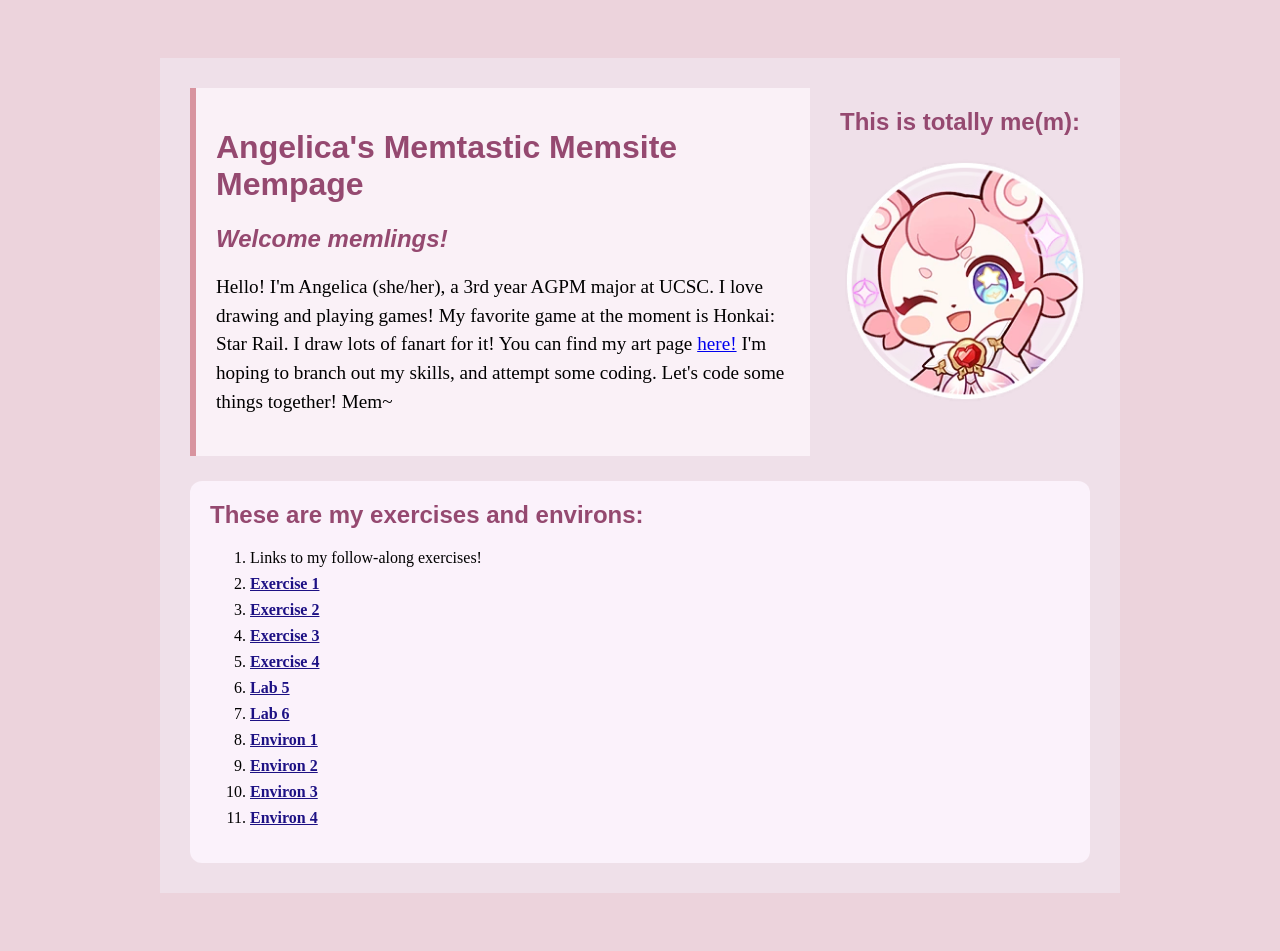
<file: index.html>
<!doctype html>
<html lang="en">
<head>
    <meta charset="utf-8">
    <title>Angelica's Mempage</title>
    <link href="site.css" rel="stylesheet" type="text/css">
</head>
<body>

    <div id="page">

        <div class="top-section">

            <div id="introduction">
                <h1>Angelica's Memtastic Memsite Mempage</h1>
                <h2>Welcome memlings!</h2>

                <p>
                Hello! I'm Angelica (she/her), a 3rd year AGPM major at UCSC. I love drawing and playing games! My favorite game at the moment is Honkai: Star Rail. I draw lots of fanart for it! You can find my art page <a href="https://www.instagram.com/nagelicat/">here!</a> I'm hoping to branch out my skills, and attempt some coding. Let's code some things together! Mem~
                </p>
            </div>

            <div id="profile">
                <h2>This is totally me(m):</h2>
                <img src="MEMICON.webp">
            </div>

        </div>

        <div class="navigation">
            <h2>These are my exercises and environs:</h2>
            <ol>
            <li>Links to my follow-along exercises!</li>
            <li><a href="exercises/ex01.html">Exercise 1</a></li>
            <li><a href="exercises/ex02.html">Exercise 2</a></li>
            <li><a href="exercises/ex03.html">Exercise 3</a></li>
            <li><a href="exercises/ex04.html">Exercise 4</a></li>
            <li><a href="exercises/lab05.html">Lab 5</a></li>
            <li><a href="exercises/lab06.html">Lab 6</a></li>
            <li><a href="environ/env01.html">Environ 1</a></li>
            <li><a href="environ/env02.html">Environ 2</a></li>
            <li><a href="environ/env03.html">Environ 3</a></li>
            <li><a href="environ/env04.html">Environ 4</a></li>
            </ol>
        </div>

    </div>

    <!-- All visible page content goes between <body> and </body> -->

</body>
</html>
</file>
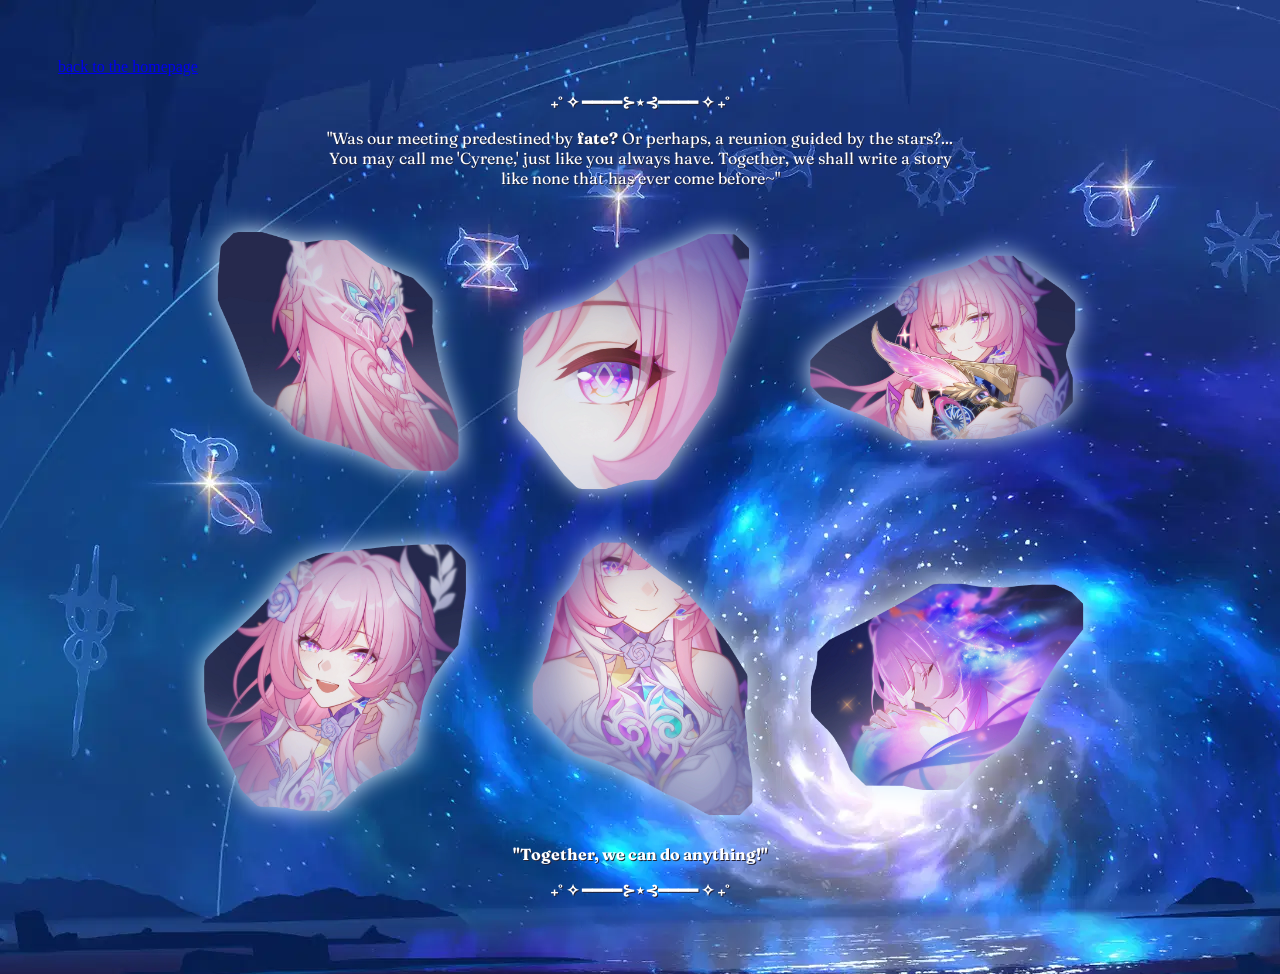
<file: environ/env01.html>
<!doctype html>
<html lang="en">
<head>
    <meta charset="utf-8">
    <title>Environment 01</title>
    <link href="env.css" rel="stylesheet" type="text/css">
    
    <link rel="preconnect" href="https://fonts.googleapis.com">
    <link rel="preconnect" href="https://fonts.gstatic.com" crossorigin>
    <link href="https://fonts.googleapis.com/css2?family=Fraunces:ital,opsz,wght@0,9..144,100..900;1,9..144,100..900&display=swap" rel="stylesheet">
</head>

<body>

    <a href="../index.html">back to the homepage</a>

    <p><strong>
    ₊˚ ✧ ━━━━⊱⋆⊰━━━━ ✧ ₊˚
    </strong></p>
    
    <p>"Was our meeting predestined by <strong>fate?</strong> Or perhaps, a reunion guided by the stars?... <br> You may call me 'Cyrene,' just like you always have. Together, we shall write a story <br> like none that has ever come before~"</p>
    
    <p>
    <img src="CYRENE_E1.webp">
    <img src="CYRENE_E2.webp">
    <img src="CYRENE_E3.webp">
    </p>
    
    <p>
    <img src="CYRENE_E4.webp">
    <img src="CYRENE_E5.webp">
    <img src="CYRENE_E6.webp">
    </p>

    <p><strong>
    "Together, we can do anything!"
    </strong></p>

    <p><strong>
    ₊˚ ✧ ━━━━⊱⋆⊰━━━━ ✧ ₊˚
    </strong></p>


</body>
</html>
</file>
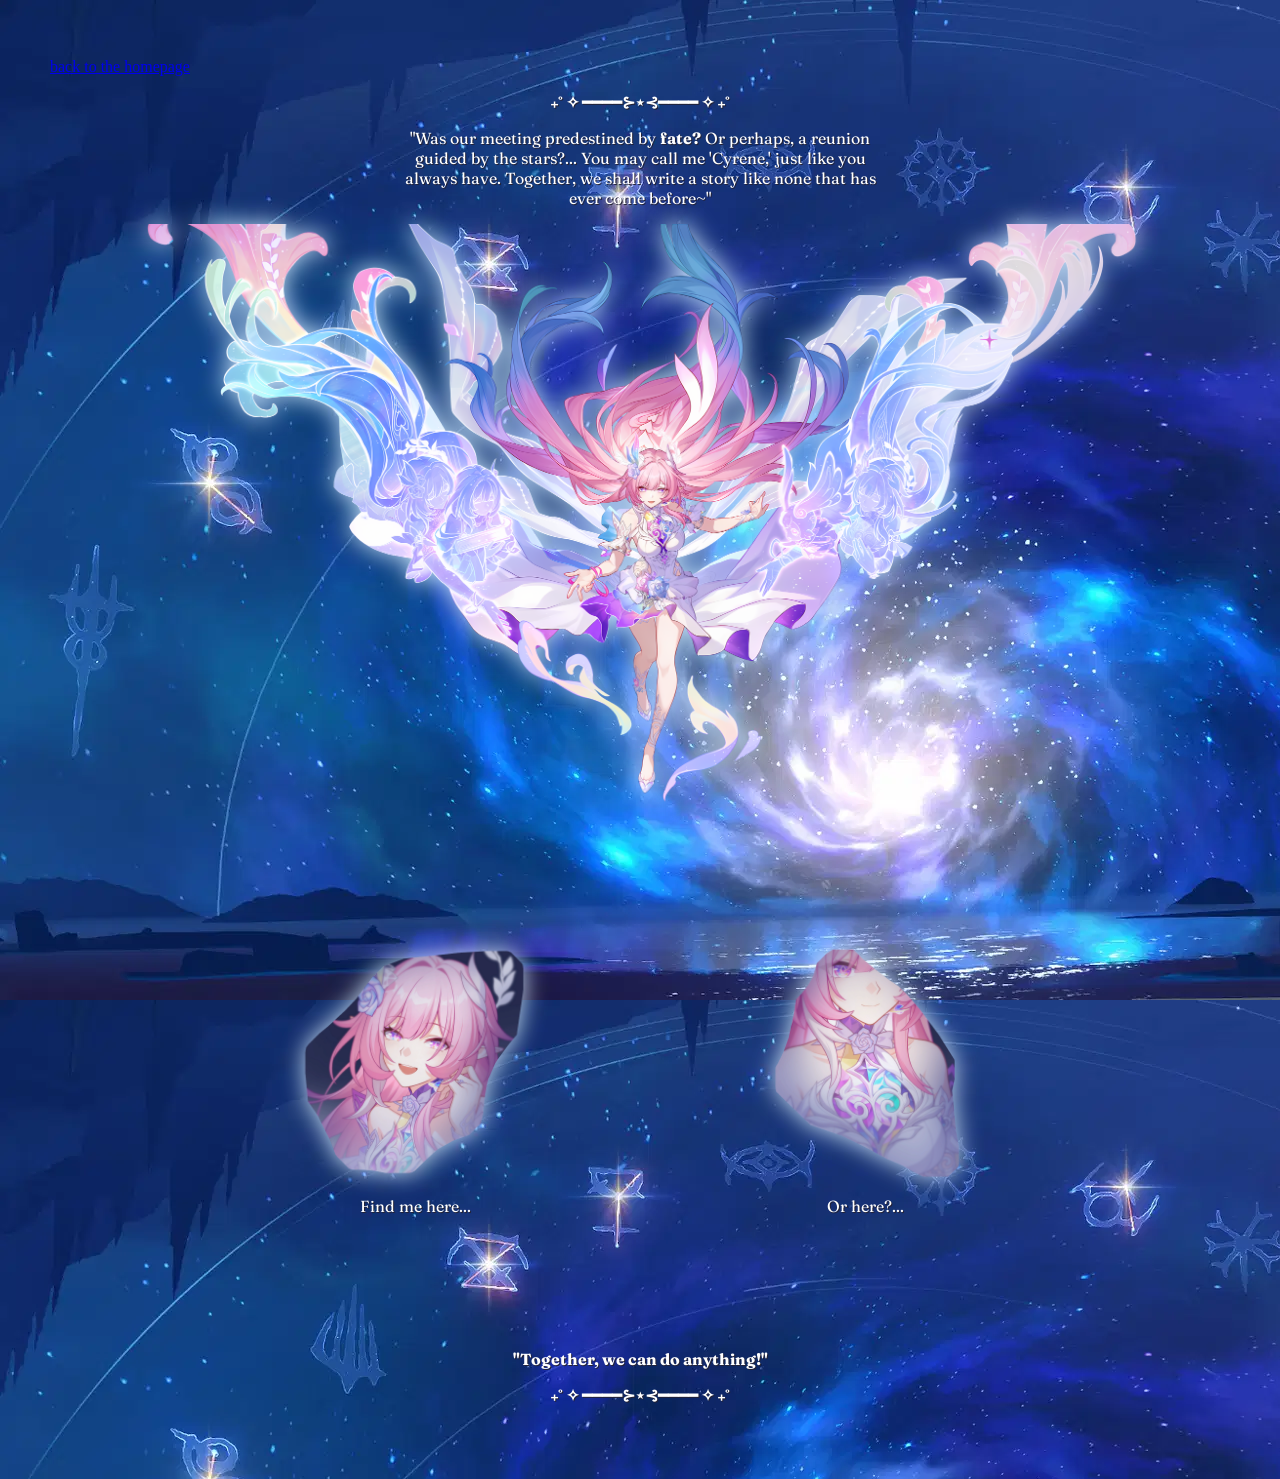
<file: environ/env02.html>
<!doctype html>
<html lang="en">
<head>
    <meta charset="utf-8">
    <title>Environment 02environ/env.css</title>
    <link href="env02.css" rel="stylesheet" type="text/css">
    
    <link rel="preconnect" href="https://fonts.googleapis.com">
    <link rel="preconnect" href="https://fonts.gstatic.com" crossorigin>
    <link href="https://fonts.googleapis.com/css2?family=Fraunces:ital,opsz,wght@0,9..144,100..900;1,9..144,100..900&display=swap" rel="stylesheet">
</head>

<body>

    <a href="../index.html">back to the homepage</a>

    <div id="page">

        <div class="top-section">
            <p><strong>
            ₊˚ ✧ ━━━━⊱⋆⊰━━━━ ✧ ₊˚
            </strong></p>
    
            <p> "Was our meeting predestined by <strong>fate?</strong> Or perhaps, a reunion guided by the stars?... You may call me 'Cyrene,' just like you always have. Together, we shall write a story like none that has ever come before~"</p>
    
        </div>

        <div class="main-section">

            <div id="align">
            
                <div id="demiurge">
                    <img src="cyrenesplash.png">
                </div>
    
                <div id="eidolons">

                    <div id="text">
                        <img src="CYRENE_E4.webp">
                        <p>Find me here...</p>
                    </div>
        
                    <div id="text">
                        <img src="CYRENE_E5.webp">
                        <p>Or here?...</p>
                    </div>

                </div>

            </div>
        


            </div>

            </div>

        </div>

        <p><strong>
        "Together, we can do anything!"
        </strong></p>

        <p><strong>
        ₊˚ ✧ ━━━━⊱⋆⊰━━━━ ✧ ₊˚
        </strong></p>

    </div>


</body>
</html>
</file>
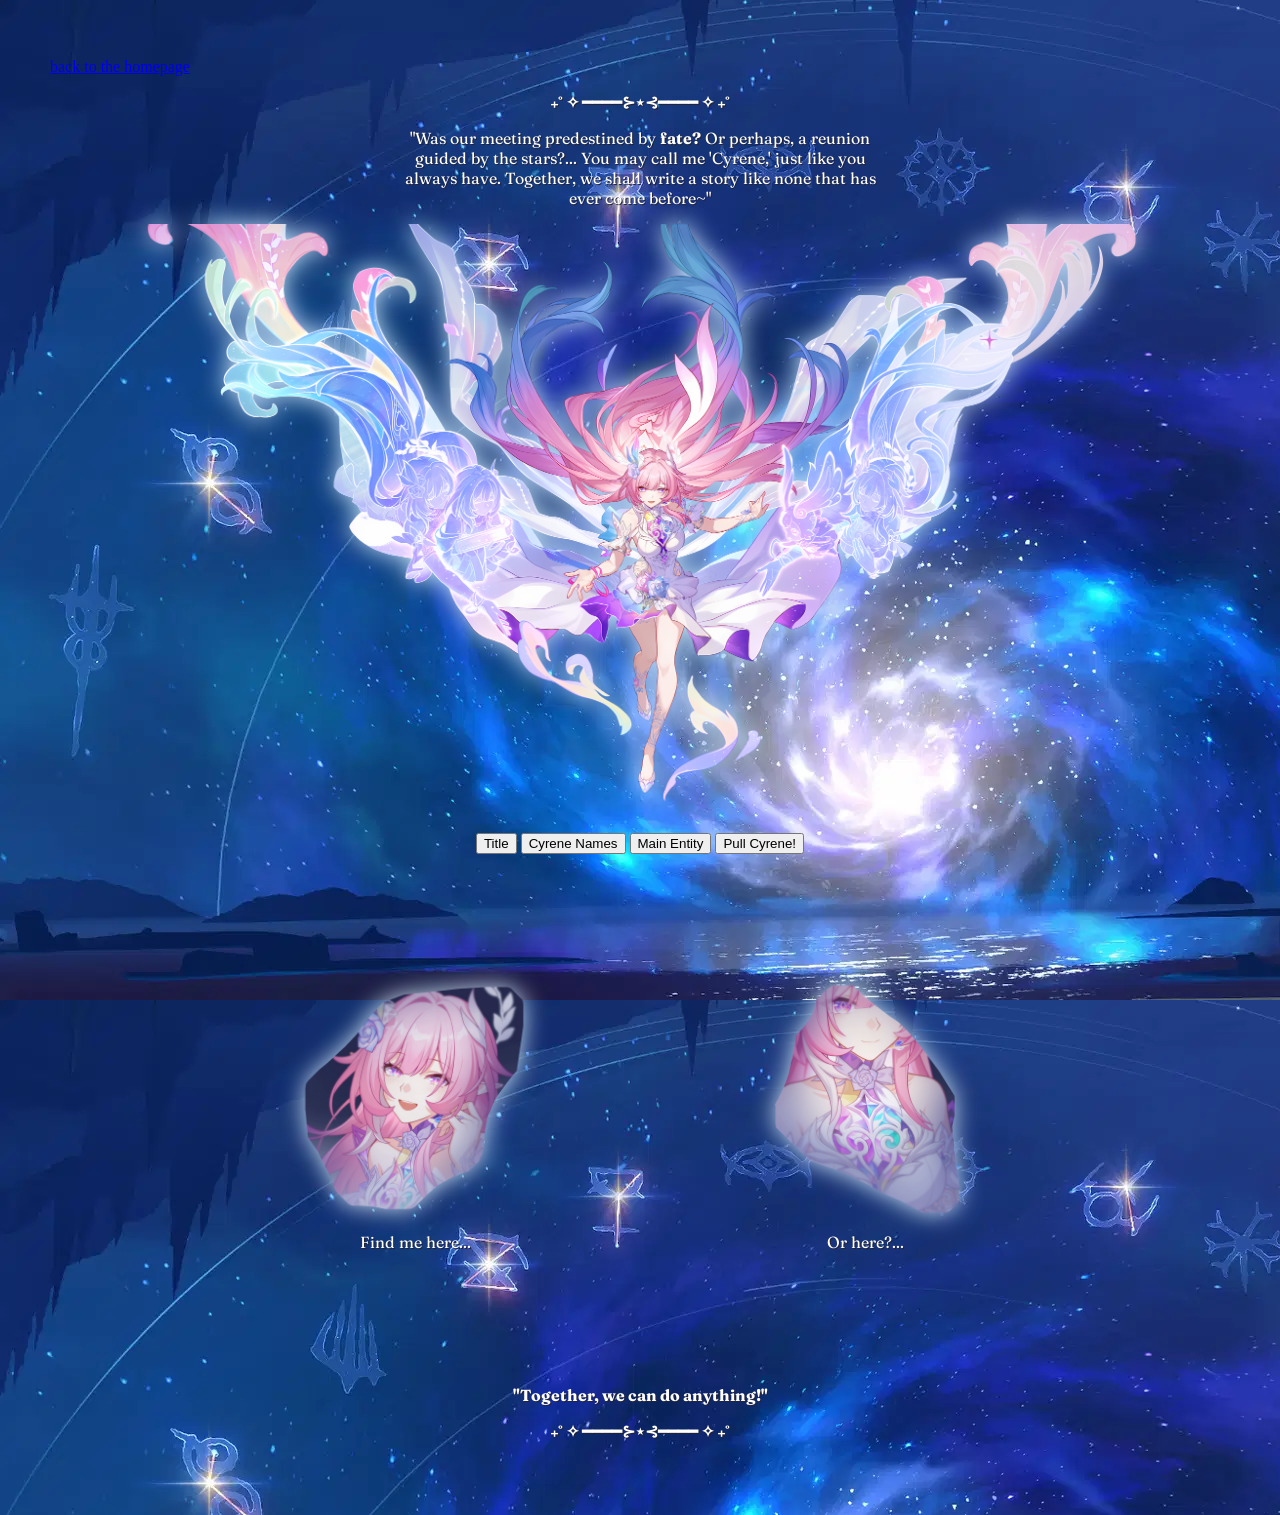
<file: environ/env03.html>
<!doctype html>
<html lang="en">
<head>
    <meta charset="utf-8">
    <title>Environment 03</title>
    <link rel="stylesheet" href="env03.css">

    <script src="https://code.jquery.com/jquery-3.7.1.min.js"></script>

    <script src="env03.js" defer></script>
    
    <link rel="preconnect" href="https://fonts.googleapis.com">
    <link rel="preconnect" href="https://fonts.gstatic.com" crossorigin>
    <link href="https://fonts.googleapis.com/css2?family=Fraunces:ital,opsz,wght@0,9..144,100..900;1,9..144,100..900&display=swap" rel="stylesheet">
</head>

<body>

    <a href="../index.html">back to the homepage</a>

    <div id="page">

        <div class="top-section">
            <p><strong>
            ₊˚ ✧ ━━━━⊱⋆⊰━━━━ ✧ ₊˚
            </strong></p>
    
            <p> "Was our meeting predestined by <strong>fate?</strong> Or perhaps, a reunion guided by the stars?... You may call me 'Cyrene,' just like you always have. Together, we shall write a story like none that has ever come before~"</p>
    
        </div>

        <div class="main-section">

            <div id="align">

            
                <div id="demiurge">
                    <img src="cyrenesplash.png">
                </div>

                <div id="button-container">

                    <div id="meetcyrene">
                        
                    </div>

                    <div id="buttons">
                        <button id="button-1">Title</button>
                        <button id="button-2">Cyrene Names</button>
                        <button id="button-3">Main Entity</button>
                        <button id="button-4">Pull Cyrene!</button>
                    </div>

                </div>
    
                <div id="eidolons">

                    <div id="text">
                        <img src="CYRENE_E4.webp">
                        <p>Find me here...</p>
                    </div>
        
                    <div id="text">
                        <img src="CYRENE_E5.webp">
                        <p>Or here?...</p>
                    </div>

                </div>

            </div>
        


            </div>

            </div>

        </div>

        <p><strong>
        "Together, we can do anything!"
        </strong></p>

        <p><strong>
        ₊˚ ✧ ━━━━⊱⋆⊰━━━━ ✧ ₊˚
        </strong></p>

    </div>


</body>
</html>
</file>
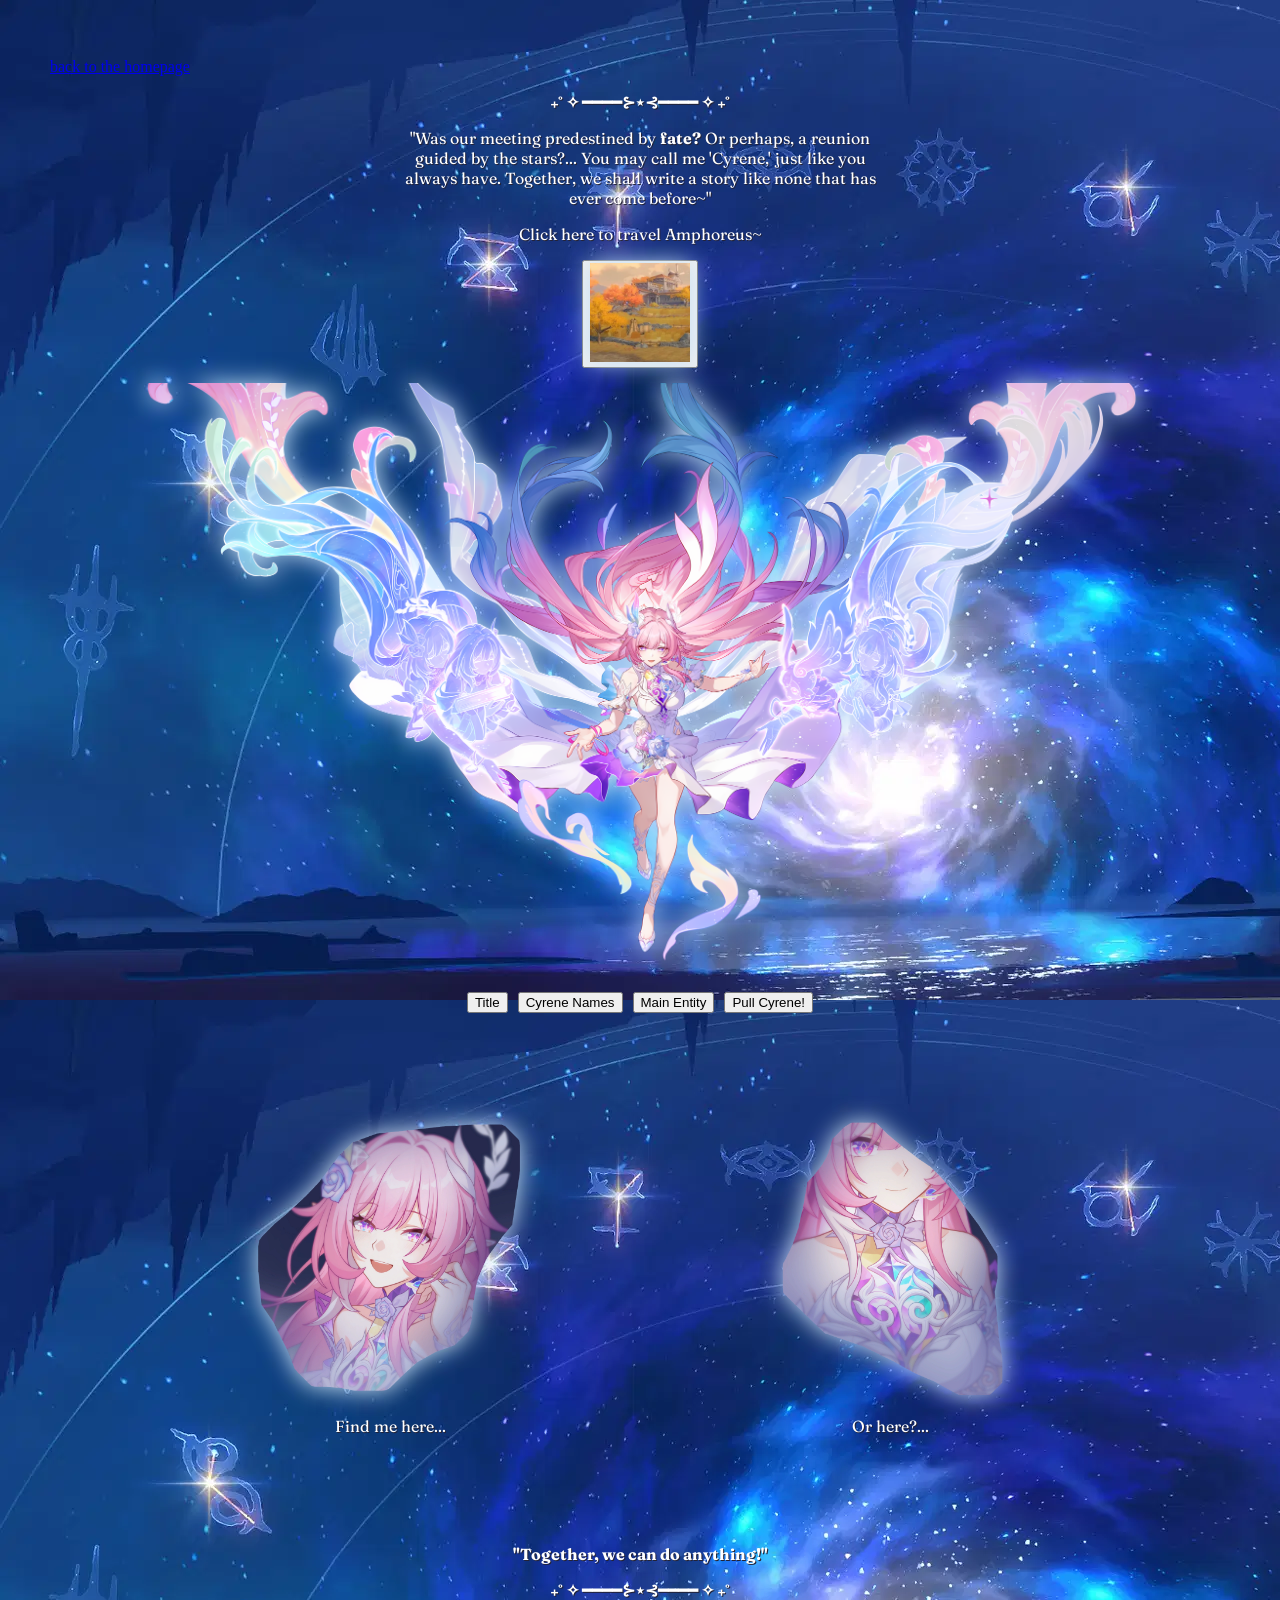
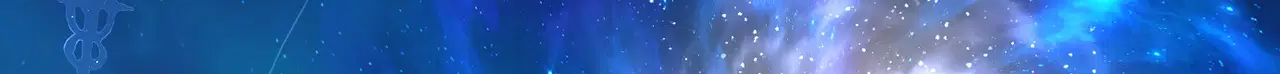
<file: environ/env04.html>
<!doctype html>
<html lang="en">
<head>
    <meta charset="utf-8">
    <title>Environment 04</title>
    <link rel="stylesheet" href="env04.css">

    <script src="https://code.jquery.com/jquery-3.7.1.min.js"></script>

    <script src="env04.js" defer></script>
    
    <link rel="preconnect" href="https://fonts.googleapis.com">
    <link rel="preconnect" href="https://fonts.gstatic.com" crossorigin>
    <link href="https://fonts.googleapis.com/css2?family=Fraunces:ital,opsz,wght@0,9..144,100..900;1,9..144,100..900&display=swap" rel="stylesheet">
</head>

<body>

    <a href="../index.html">back to the homepage</a>

    <div id="page">

        <div class="top-section">
            <p><strong>
            ₊˚ ✧ ━━━━⊱⋆⊰━━━━ ✧ ₊˚
            </strong></p>
    
            <p> "Was our meeting predestined by <strong>fate?</strong> Or perhaps, a reunion guided by the stars?... You may call me 'Cyrene,' just like you always have. Together, we shall write a story like none that has ever come before~"</p>
            <p> Click here to travel Amphoreus~ </p>

             

        </div>

        <div class="main-section">

            <div id="align">

                <div id="travel">
                    <button id="button-5"> <img src="AedesElysiaeIcon.png"> </button>
                </div>
            
                <div id="demiurge">
                    <img src="cyrenesplash.png">
                </div>

                <div id="button-container">

                    <div id="meetcyrene">
                        
                    </div>

                    <div id="buttons">
                        <button id="button-1">Title</button>
                        <button id="button-2">Cyrene Names</button>
                        <button id="button-3">Main Entity</button>
                        <button id="button-4">Pull Cyrene!</button>
                    </div>

                </div>
    
                <div id="eidolons">

                    <div class="text">
                        <img src="CYRENE_E4.webp">
                        <p>Find me here...</p>
                    </div>
        
                    <div class="text">
                        <img src="CYRENE_E5.webp">
                        <p>Or here?...</p>
                    </div>

                </div>

            </div>
        


            </div>

            </div>

        </div>

        <p><strong>
        "Together, we can do anything!"
        </strong></p>

        <p><strong>
        ₊˚ ✧ ━━━━⊱⋆⊰━━━━ ✧ ₊˚
        </strong></p>

    </div>


</body>
</html>
</file>
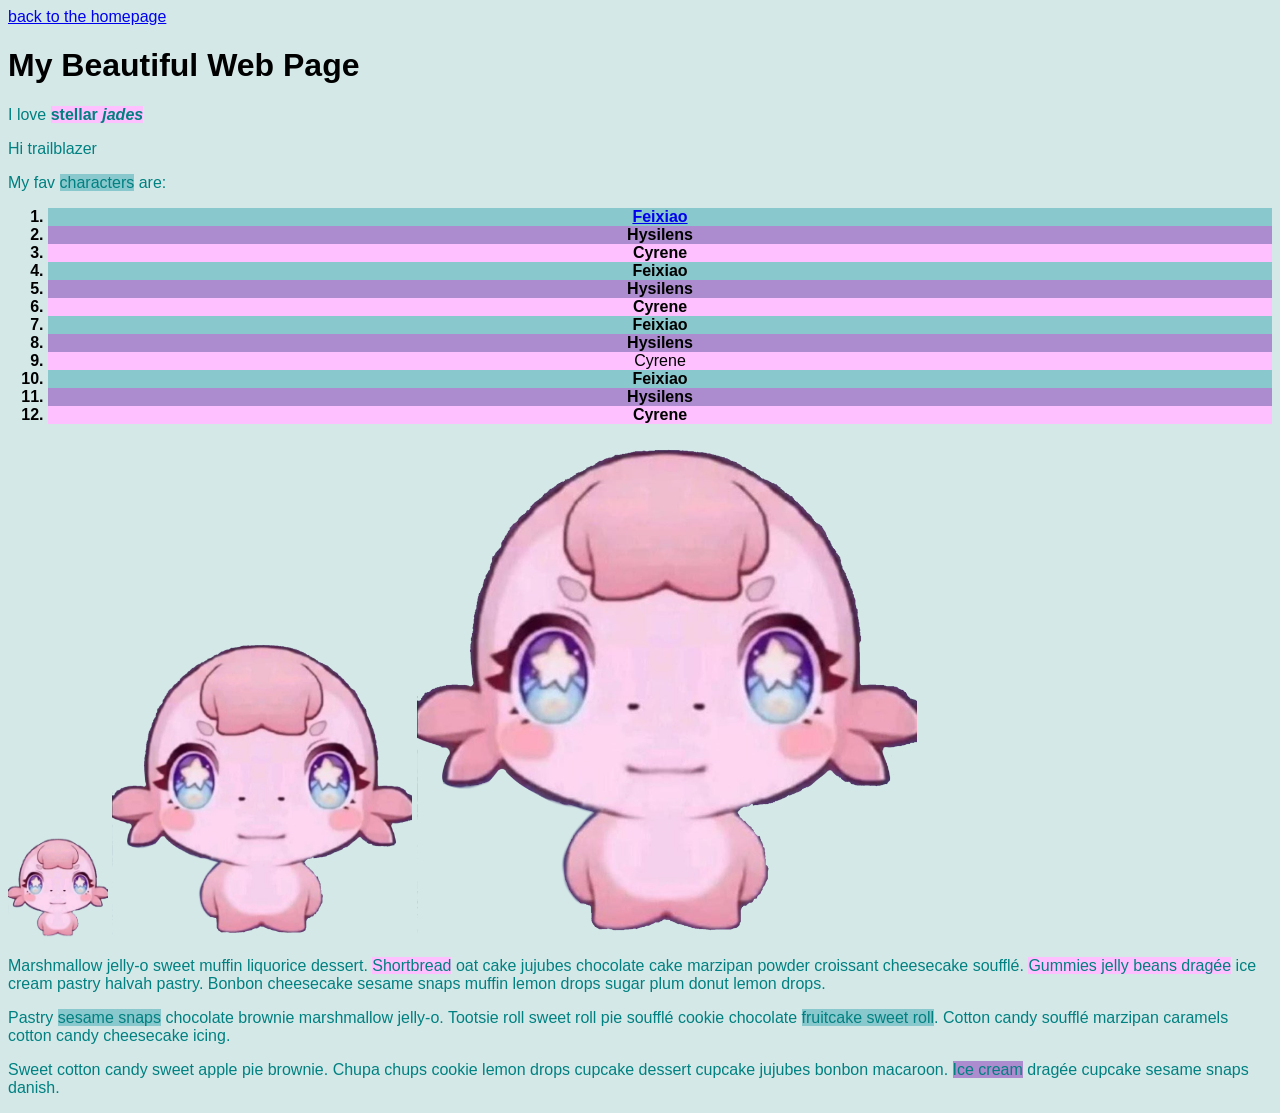
<file: exercises/ex02.html>
<html>

    <head>
        <title> Stellar Page </title>
        <link href="ex02.css" rel="stylesheet" type="text/css"/>
        <link rel="preconnect" href="https://fonts.googleapis.com">
    <link rel="preconnect" href="https://fonts.gstatic.com" crossorigin>
    <link href="https://fonts.googleapis.com/css2?family=Bebas+Neue&family=Fjalla+One&display=swap" rel="stylesheet">
    </head>

    <body>

        <a href="../index.html">back to the homepage</a>

        <h1>My Beautiful Web Page</h1>

        <p>I love <span class="highlight_01"><strong>stellar<em> jades</em></strong></p>
        <p>Hi trailblazer</p>
        <p>My fav <span class="highlight_02">characters</span> are:</p>

         <ol>
         <li class="highlight_02"><a href="https://honkai-star-rail.fandom.com/wiki/Feixiao">Feixiao</a></li>
        <li class="highlight_03">Hysilens</li>
        <li class="highlight_01">Cyrene</li>
        <li class="highlight_02">Feixiao</li>
        <li class="highlight_03">Hysilens</li>
        <li class="highlight_01">Cyrene</li>
        <li class="highlight_02">Feixiao</li>
        <li class="highlight_03">Hysilens</li>
        <li class="highlight_01"><strong>Cyrene</strong></li>
        <li class="highlight_02">Feixiao</li>
        <li class="highlight_03">Hysilens</li>
        <li class="highlight_01">Cyrene</li>
        </ol>

        <img id="mem-small" src="memstare.png">
        <img id="mem-mid" src="memstare.png">
        <img id="mem-huge" src="memstare.png">
       
        
        

        <p>Marshmallow jelly-o sweet muffin liquorice dessert. <span class="highlight_01">Shortbread</span> oat cake jujubes chocolate cake marzipan powder
        croissant cheesecake soufflé. <span class="highlight_01">Gummies jelly beans dragée</span> ice cream pastry halvah pastry. Bonbon cheesecake
        sesame snaps muffin lemon drops sugar plum donut lemon drops.</p>
    <p>Pastry <span class="highlight_02">sesame snaps</span> chocolate brownie marshmallow jelly-o. Tootsie roll sweet roll pie soufflé cookie chocolate
        <span class="highlight_02">fruitcake sweet roll</span>. Cotton candy soufflé marzipan caramels cotton candy cheesecake icing.</p>
    <p>Sweet cotton candy sweet apple pie brownie. Chupa chups cookie lemon drops cupcake dessert cupcake jujubes bonbon
        macaroon. <span  class="highlight_03">Ice cream</span> dragée cupcake sesame snaps danish.</p>

    </body>

</html>
</file>
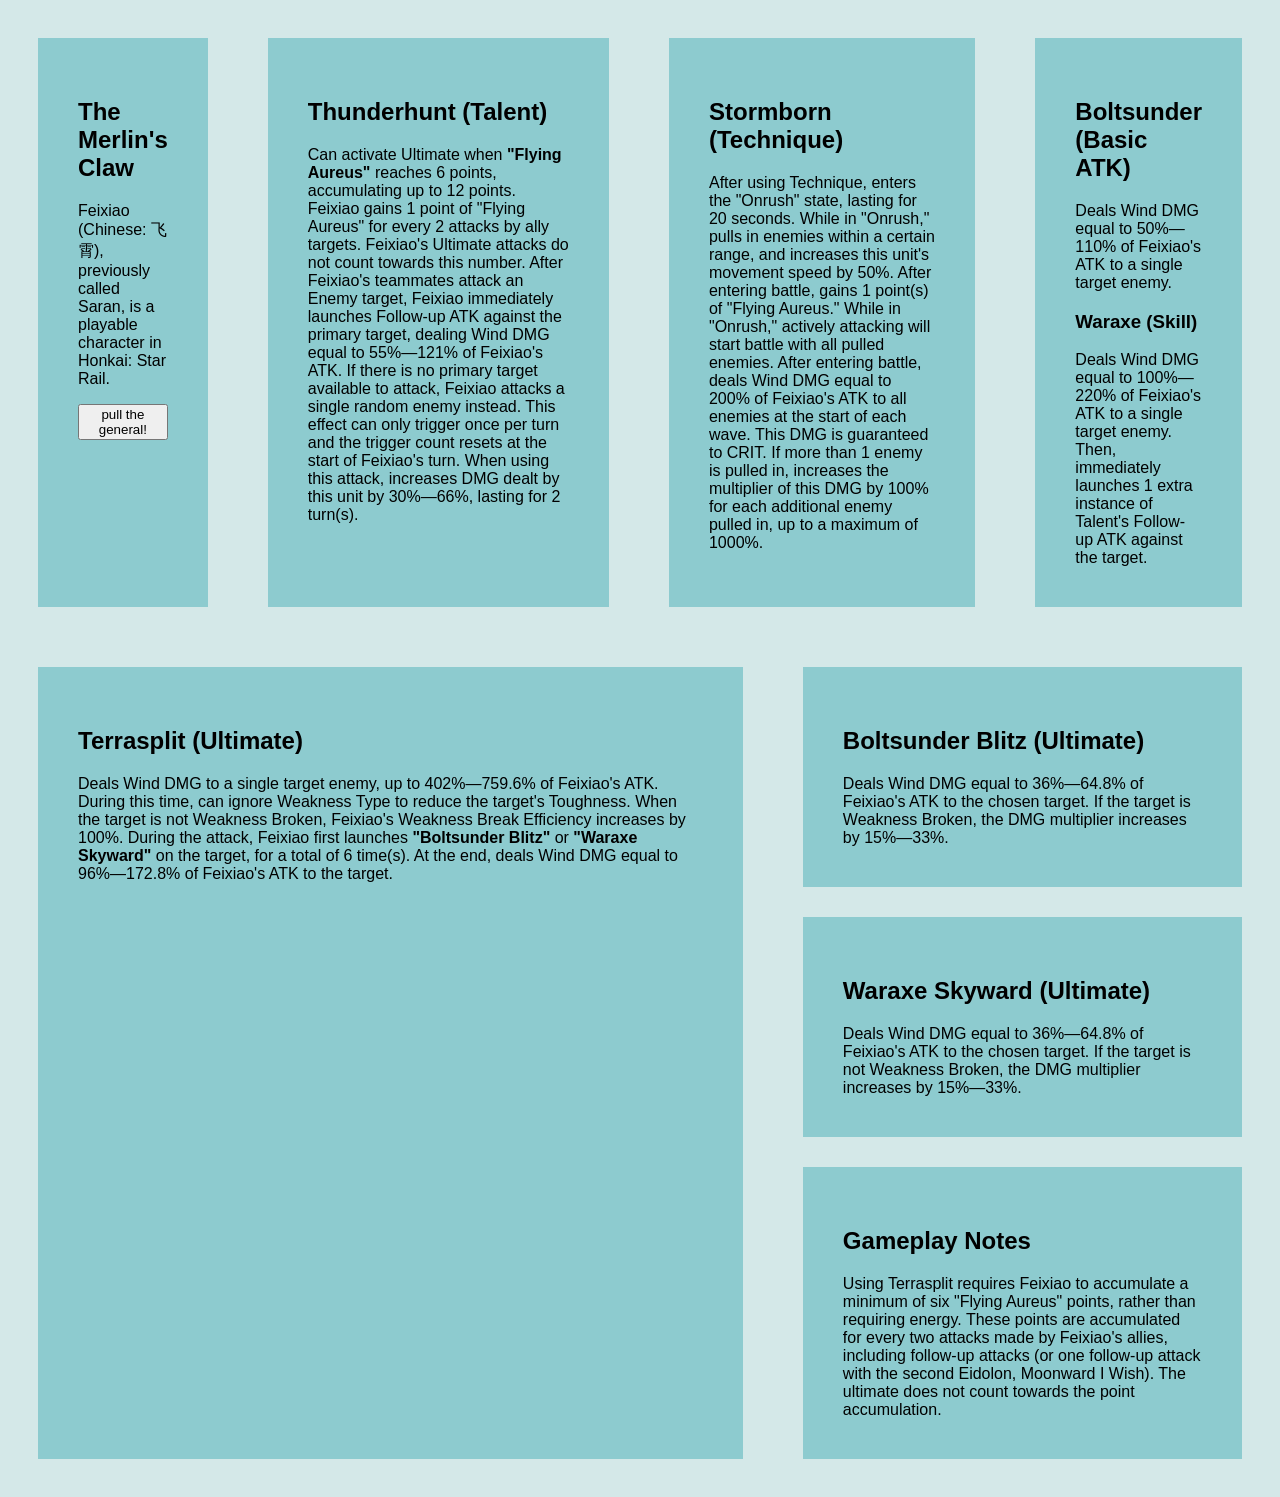
<file: exercises/ex03.html>
<!DOCTYPE html>
<html lang="en">
<head>
    <meta charset="UTF-8">
    <meta name="viewport" content="width=device-width, initial-scale=1.0">
    <link href="ex02.css" rel="stylesheet" type="text/css"/>
    <title>Document</title>
</head>
<body>

<div class="my-flex">
    <div class="test-div">
        <h2>The Merlin's Claw</h2>
        Feixiao (Chinese: 飞霄), previously called Saran, is a playable character in Honkai: Star Rail.
        <p><button>pull the general!</button></p>
    </div>

    <div class="test-div">
        <h2> Thunderhunt (Talent)</h2>
        Can activate Ultimate when <strong>"Flying Aureus"</strong> reaches 6 points, accumulating up to 12 points. Feixiao gains 1 point of "Flying Aureus" for every 2 attacks by ally targets. Feixiao's Ultimate attacks do not count towards this number.
        After Feixiao's teammates attack an Enemy target, Feixiao immediately launches Follow-up ATK against the primary target, dealing Wind DMG equal to 55%—121% of Feixiao's ATK. If there is no primary target available to attack, Feixiao attacks a single random enemy instead. This effect can only trigger once per turn and the trigger count resets at the start of Feixiao's turn. When using this attack, increases DMG dealt by this unit by 30%—66%, lasting for 2 turn(s).
    </div>

    <div class="test-div">
        <h2>Stormborn (Technique)</h2>
        After using Technique, enters the "Onrush" state, lasting for 20 seconds. While in "Onrush," pulls in enemies within a certain range, and increases this unit's movement speed by 50%. After entering battle, gains 1 point(s) of "Flying Aureus."
        While in "Onrush," actively attacking will start battle with all pulled enemies. After entering battle, deals Wind DMG equal to 200% of Feixiao's ATK to all enemies at the start of each wave. This DMG is guaranteed to CRIT. If more than 1 enemy is pulled in, increases the multiplier of this DMG by 100% for each additional enemy pulled in, up to a maximum of 1000%.
        </div>

    <div class="test-div">
        <h2> Boltsunder (Basic ATK) </h2>
        Deals Wind DMG equal to 50%—110% of Feixiao's ATK to a single target enemy.
        <h3> Waraxe (Skill) </h3>
        Deals Wind DMG equal to 100%—220% of Feixiao's ATK to a single target enemy. Then, immediately launches 1 extra instance of Talent's Follow-up ATK against the target.
    </div>

</div>

<div class="my-flex">

    <div class="test-div">
        <h2>Terrasplit (Ultimate)</h2>
        Deals Wind DMG to a single target enemy, up to 402%—759.6% of Feixiao's ATK. During this time, can ignore Weakness Type to reduce the target's Toughness. When the target is not Weakness Broken, Feixiao's Weakness Break Efficiency increases by 100%.
        During the attack, Feixiao first launches <strong>"Boltsunder Blitz"</strong> or <strong>"Waraxe Skyward"</strong> on the target, for a total of 6 time(s).
        At the end, deals Wind DMG equal to 96%—172.8% of Feixiao's ATK to the target.
    </div>

    <div>
        <div class="test-div">
            <h2> Boltsunder Blitz (Ultimate)</h2>
            Deals Wind DMG equal to 36%—64.8% of Feixiao's ATK to the chosen target. If the target is Weakness Broken, the DMG multiplier increases by 15%—33%.
        </div>

        <div class="test-div">
            <h2> Waraxe Skyward (Ultimate)</h2>
            Deals Wind DMG equal to 36%—64.8% of Feixiao's ATK to the chosen target. If the target is not Weakness Broken, the DMG multiplier increases by 15%—33%.
            </div>

        <div class="test-div">
            <h2> Gameplay Notes </h2>
            Using Terrasplit requires Feixiao to accumulate a minimum of six "Flying Aureus" points, rather than requiring energy. These points are accumulated for every two attacks made by Feixiao's allies, including follow-up attacks (or one follow-up attack with the second Eidolon, Moonward I Wish). The ultimate does not count towards the point accumulation.
        </div>
    </div>
    
</div>


</body>
</html>
</file>
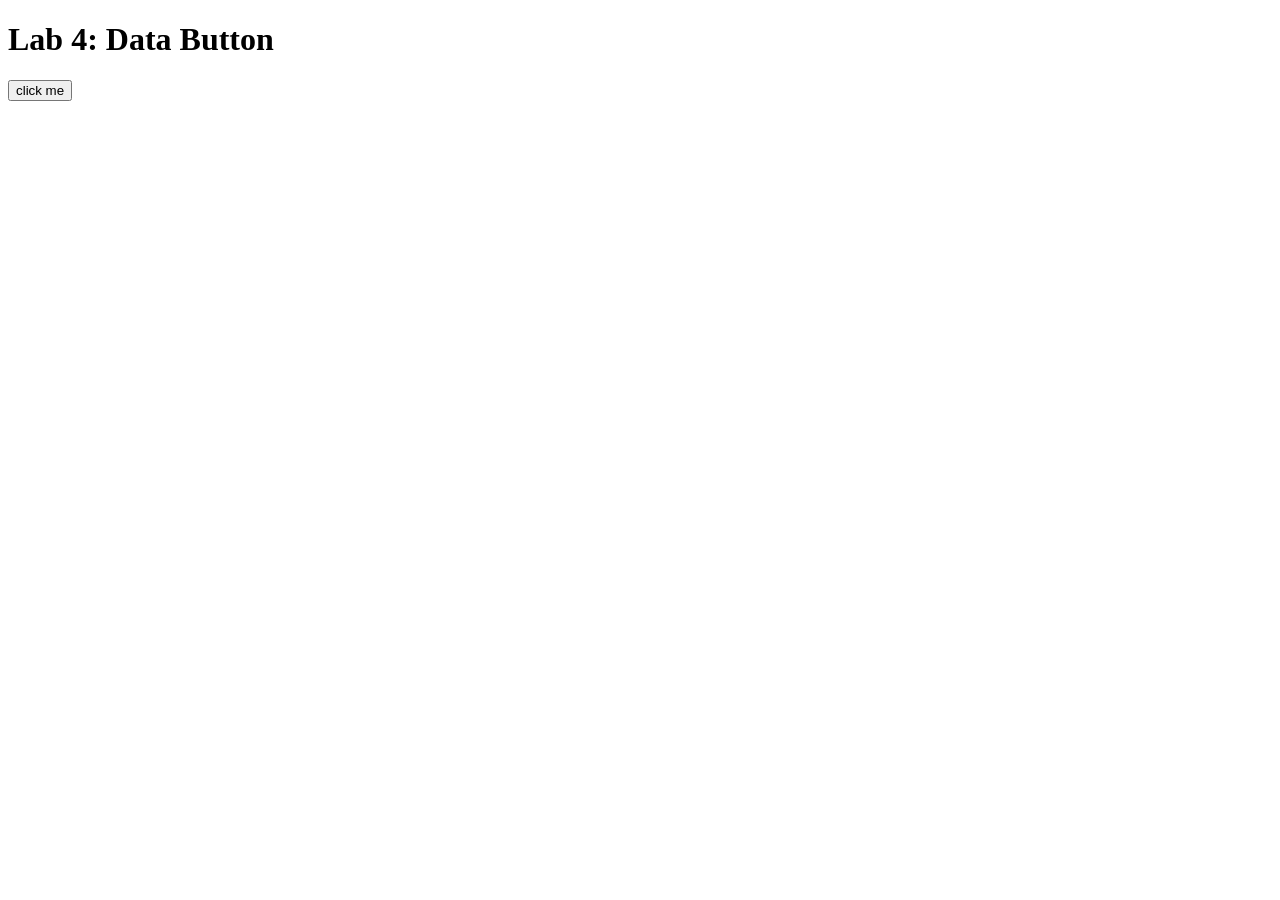
<file: exercises/lab04.html>
<!DOCTYPE html>
<html lang="en">

<head>
    <!-- All techy stuff goes here, inside HEAD -->
    <meta charset="UTF-8">
    <meta name="viewport" content="width=device-width, initial-scale=1.0">

    <!-- Overall title of your page -->
    <title>Lab 4</title>

    <!-- jQuery library -->
    <script src="https://code.jquery.com/jquery-3.7.1.min.js"></script>

    <!-- Link to external JavaScript file -->
    <script src="lab04.js" defer></script>
</head>

<body>
    <!-- Main content goes here, inside BODY -->
    <h1>Lab 4: Data Button</h1>

    <button id="needy-button">click me</button>

    <div id="output"></div>
</body>

</html>
</file>
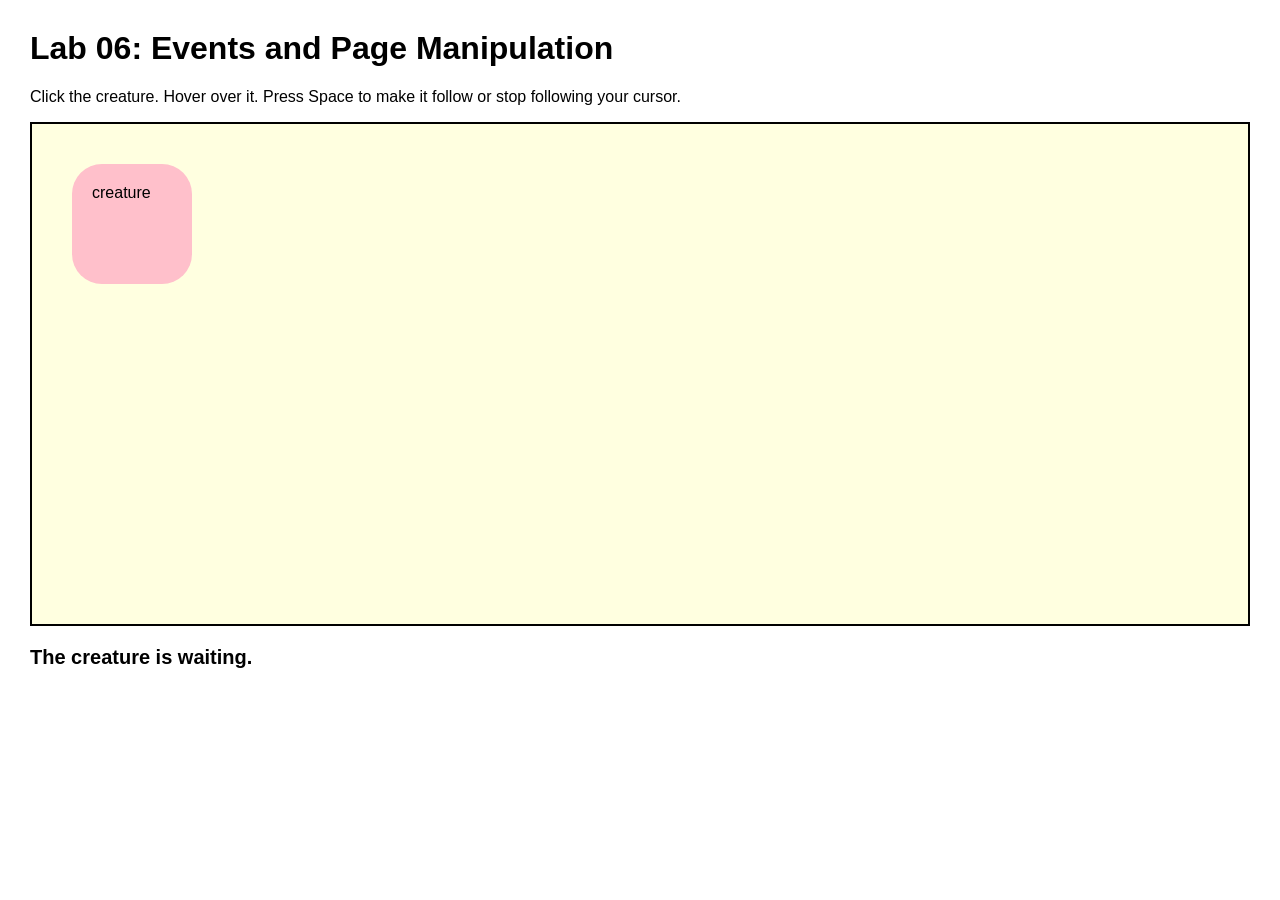
<file: exercises/lab06.html>
<!DOCTYPE html>
<html lang="en">

<head>
  <!-- All techy stuff goes here, inside HEAD -->
  <meta charset="UTF-8">
  <meta name="viewport" content="width=device-width, initial-scale=1.0">

  <!-- Overall title of your page -->
  <title>Lab 06</title>

  <!-- Link to external CSS file -->
  <link rel="stylesheet" href="lab06.css">

  <!-- jQuery library -->
  <script src="https://code.jquery.com/jquery-3.7.1.min.js"></script>

  <!-- Link to external JavaScript file -->
  <script src="lab06.js" defer></script>
</head>

<body>
  <!-- Main content goes here, inside BODY -->

  <h1>Lab 06: Events and Page Manipulation</h1>

  <p>
    Click the creature. Hover over it. Press Space to make it follow or stop following your cursor.
  </p>

  <div id="scene">
    <div id="creature">
      creature
      <div id="thought">I feel your cursor nearby...</div>
    </div>
  </div>

  <p id="status">The creature is waiting.</p>

</body>

</html>
</file>
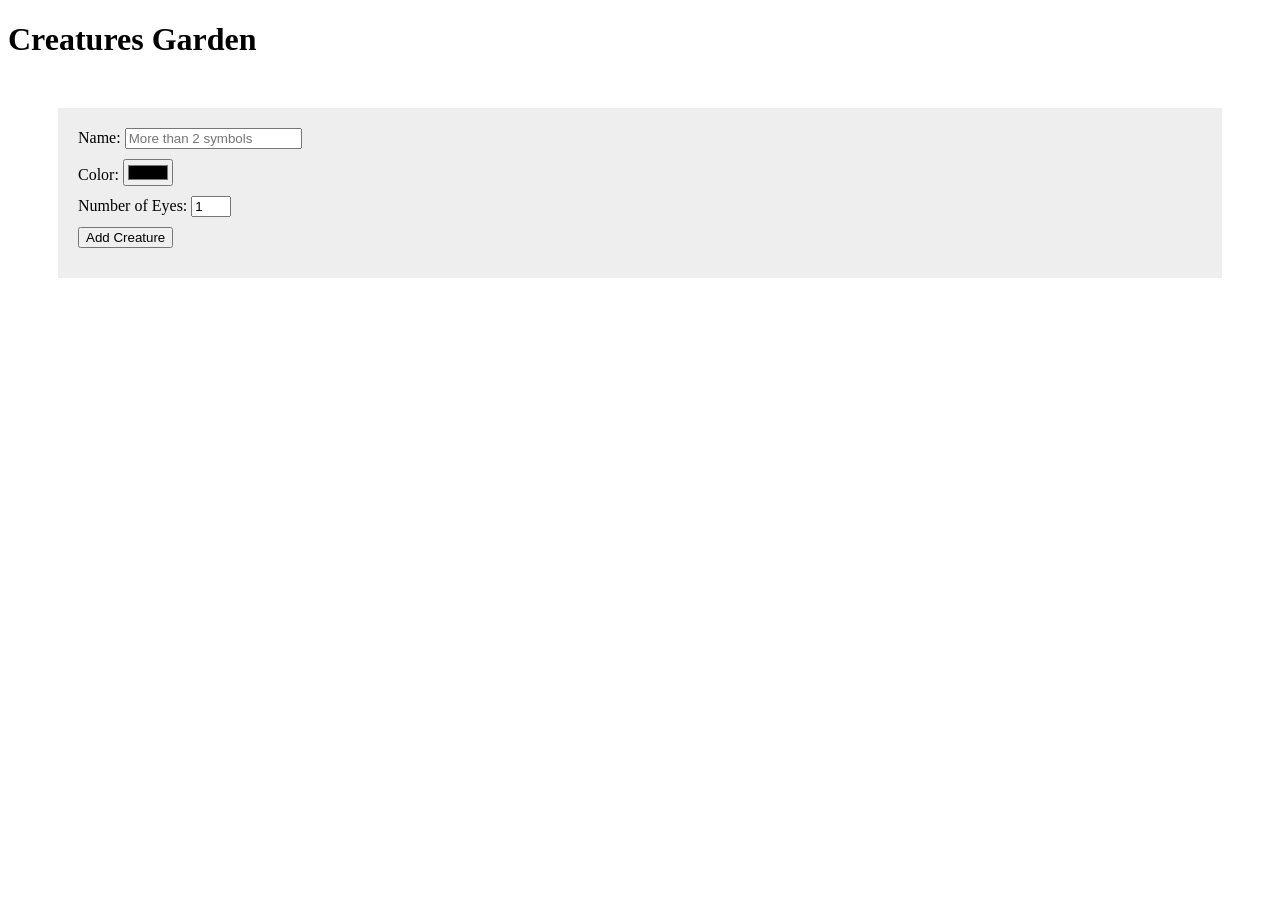
<file: exercises/garden/creature.html>
<!DOCTYPE html>
<html lang="en">

<head>
   <!-- All techy stuff goes here, inside HEAD -->
   <meta charset="UTF-8">
   <meta name="viewport" content="width=device-width, initial-scale=1.0">
   <!-- Overall title of your page -->
   <title>Creatures Garden</title>
   <!-- Link to external CSS file -->
   <link rel="stylesheet" href="creature.css">
   <!-- jQuery library -->
   <script src="https://code.jquery.com/jquery-3.7.1.min.js"></script>
   <!-- Link to external JavaScript file -->
   <script src="creature.js" DEFER></script>

</head>

<body>
<!-- Main content goes here, inside BODY -->

<h1>Creatures Garden</h1>

<!-- ADD CREATURES TO THE GARDEN -->

<!-- adding creatures -->
<div id="creature-form">
    <div>Name: <input type="text" id="crName" placeholder="More than 2 symbols"> </div>
    <div>Color: <input type="color" id="crColor"> </div>
    <div>Number of Eyes: <input type="number" id="crEyesNum" max="5" min="0" value="1"> </div>
    <div> <button id="crAdd">Add Creature</button> </div>
</div>

<!-- showing creatures -->
<div id="creature-list"> </div>

</body>

</html>
</file>
<file: site.css>
body {
    background: #ecd3dc;
    padding: 50px;
}

h1,
h2,
h3 {
    color: #954970;
    font-family: sans-serif;
}

img {
    width: 250px;
}

#page {
    max-width: 900px;
    margin: 0 auto 0 auto;
    background: rgb(239, 224, 233);
    padding: 30px;
}

.top-section {
    display: flex;
    gap: 30px;
    align-items: flex-start;
    margin: 0 0 25px 0;
}

#introduction {
    background: #faf1f7;
    padding: 20px;
    border-left: 6px solid #d8949f;
    flex: 2;
}

#introduction h2 {
    font-style: italic;
    margin-top: 0;
}

#introduction p {
    font-size: 120%;
    line-height: 1.5;
}

.profile {
    text-align: center;
    flex: 1;
}

.profile img {
    width: 220px;
    border-radius: 12px;
}

.profile p {
    font-size: 90%;
}

.navigation {
    background: #fbf2fb;
    padding: 20px;
    border-radius: 12px;
}

.navigation h2 {
    margin-top: 0;
}

.navigation li {
    margin-bottom: 8px;
}

.navigation a {
    color: #1d1184;
    font-weight: bold;
}
</file>
<file: environ/env.css>
body {
    padding: 50px;
    background-image: url("AMPHOREUS.webp");
    
    p {
    color: #ffffff;
    font-family: "Fraunces", sans-serif;
    text-align:center;
    text-shadow: 1px 1px #242336;
    }

    img {
        width: 300px;
        filter: drop-shadow(0 0 0.75rem rgb(219, 239, 255));
 }

}
</file>
<file: environ/env02.css>
body {
    padding: 50px;
    background-image: url("AMPHOREUS.webp");
    margin-left:auto;
    margin-right: auto;
    
    p {
    color: #ffffff;
    font-family: "Fraunces", sans-serif;
    text-shadow: 1px 1px #242336;
    text-align:center
    }

    .top-section{
    max-width: 500px;
    margin-left:auto;
    margin-right: auto;
    }

    #main-section{
    max-width: 500px;
    }

    #demiurge img{
    width:1000px;
    filter: drop-shadow(0 0 0.75rem rgb(195, 224, 248));
    }

    #eidolons {
    display: flex;
    width: 90%;
    height: 35%;
    max-width: 500px;
    height: 500px;
    justify-content: center;
    gap: 200px;
    }

    #eidolons img {
    width: 300px;
    margin: auto;
    filter: drop-shadow(0 0 0.75rem rgb(207, 229, 246));
    }

    #align {
    display: flex;
    flex-direction: column;
    align-items: center;
    gap: 15px;
    }

    #text {
    width: 300px;
    margin: auto;
    }

    #text img {
    width: 250px;
    height: auto;
    }

    #text p {
    margin-top: 8px;
    text-align: center;
    }


}
</file>
<file: environ/env03.css>
body {
    padding: 50px;
    background-image: url("AMPHOREUS.webp");
    margin-left:auto;
    margin-right: auto;
    
    p,
    h1,
    h2 {
    color: #ffffff;
    font-family: "Fraunces", sans-serif;
    text-shadow: 1px 1px #242336;
    text-align:center
    }

    .top-section{
    max-width: 500px;
    margin-left:auto;
    margin-right: auto;
    }

    #main-section{
    max-width: 500px;
    }

    #demiurge img{
    width:1000px;
    filter: drop-shadow(0 0 0.75rem rgb(195, 224, 248));
    }

    #eidolons {
    display: flex;
    width: 90%;
    height: 35%;
    max-width: 500px;
    height: 500px;
    justify-content: center;
    gap: 200px;
    }

    #eidolons img {
    width: 300px;
    margin: auto;
    filter: drop-shadow(0 0 0.75rem rgb(207, 229, 246));
    }

    #align {
    display: flex;
    flex-direction: column;
    align-items: center;
    gap: 15px;
    }

    #text {
    width: 300px;
    margin: auto;
    }

    #text img {
    width: 250px;
    height: auto;
    }

    #text p {
    margin-top: 8px;
    text-align: center;
    }


}
</file>
<file: environ/env04.css>
body {
    padding: 50px;
    background-image: url("AMPHOREUS.webp");
    margin-left:auto;
    margin-right: auto;
    
    p,
    h1,
    h2 {
    color: #ffffff;
    font-family: "Fraunces", sans-serif;
    text-shadow: 1px 1px #242336;
    text-align:center
    }

    .top-section{
    max-width: 500px;
    margin-left:auto;
    margin-right: auto;
    }

    #main-section{
    max-width: 500px;
    }

    #demiurge img{
    width:1000px;
    filter: drop-shadow(0 0 0.75rem rgb(195, 224, 248));
    }

    #travel img{
    width:100px;
    filter: drop-shadow(0 0 0.75rem rgb(195, 224, 248));
    }

    #eidolons {
    display: flex;
    width: 90%;
    height: 35%;
    max-width: 500px;
    height: 500px;
    justify-content: center;
    gap: 200px;
    }

    #eidolons img {
    width: 300px;
    margin: auto;
    filter: drop-shadow(0 0 0.75rem rgb(207, 229, 246));
    }

    #align {
    display: flex;
    flex-direction: column;
    align-items: center;
    gap: 15px;
    }

   .text {
    width: 300px;
    margin: auto;
    transition: transform .3s ease;
    transform-origin: center center;
}
    .text img {
    width: 250px;
    height: auto;
}
    .text p {
    margin-top: 8px;
    text-align: center;
}

    .text.enlarged {
    transform: scale(1.1);
}

#buttons {
  display: flex;
  justify-content: center;
  gap: 10px;
}

}
</file>
<file: exercises/ex02.css>
p{color: teal;}

li{text-align:center;}

html{font-family:"Arial", sans-serif;
background-color:rgb(212, 232, 232)}

.highlight_01{background-color: rgb(255, 192, 255);}
.highlight_02{background-color: rgb(137, 200, 205);}
.highlight_03{background-color:rgb(172, 139, 206)}

#mem-small {width:100px}
#mem-mid {width:300px}
#mem-huge {width:500px}

li{font-weight: bold}
li strong{font-weight: normal}

.test-div{
    background:rgb(141, 203, 207);
    margin:30px;
    padding:40px;
}

.my-flex{display:flex;}
</file>
<file: exercises/lab06.css>
body {
  font-family: Arial, sans-serif;
  margin: 30px;
}

#scene {
  min-height: 500px;
  background: lightyellow;
  border: 2px solid black;
  position: relative;
  overflow: hidden;
}

#creature {
  width: 120px;
  height: 120px;
  background: pink;
  border-radius: 30px;
  padding: 20px;
  box-sizing: border-box;
  cursor: pointer;
  position: absolute;
  left: 40px;
  top: 40px;
  transition: background 0.3s, border-radius 0.3s, transform 0.3s, box-shadow 0.3s;
  z-index: 2;
}

#thought {
  display: none;
  position: absolute;
  left: 95px;
  top: -20px;
  background: white;
  border: 2px solid black;
  border-radius: 20px;
  padding: 12px;
  width: 180px;
  z-index: 3;
  pointer-events: none;
}

.transformed {
  background: lavender;
  border-radius: 50%;
  transform: scale(1.2) rotate(10deg);
}

.following {
  box-shadow: 0 0 20px black;
}

#status {
  font-size: 20px;
  font-weight: bold;
}
</file>
<file: exercises/garden/creature.css>
#creature-form {
   background: #eeeeee;
   padding: 20px;
   margin: 50px;
}


#creature-list {
   display: flex;
   flex-wrap: wrap;
   gap: 20px;
   margin: 50px;
}


#creature-form DIV {
   margin-bottom: 10px;
}

#creature-list>DIV {
   display: flex;
   flex-direction: column;
   justify-content: center;
   align-items: center;
}


.creature-body {
   background: pink;
   justify-content: center;
   align-items: center;
   display: flex;
   width: 100px;
   height: 100px;
}
</file>
